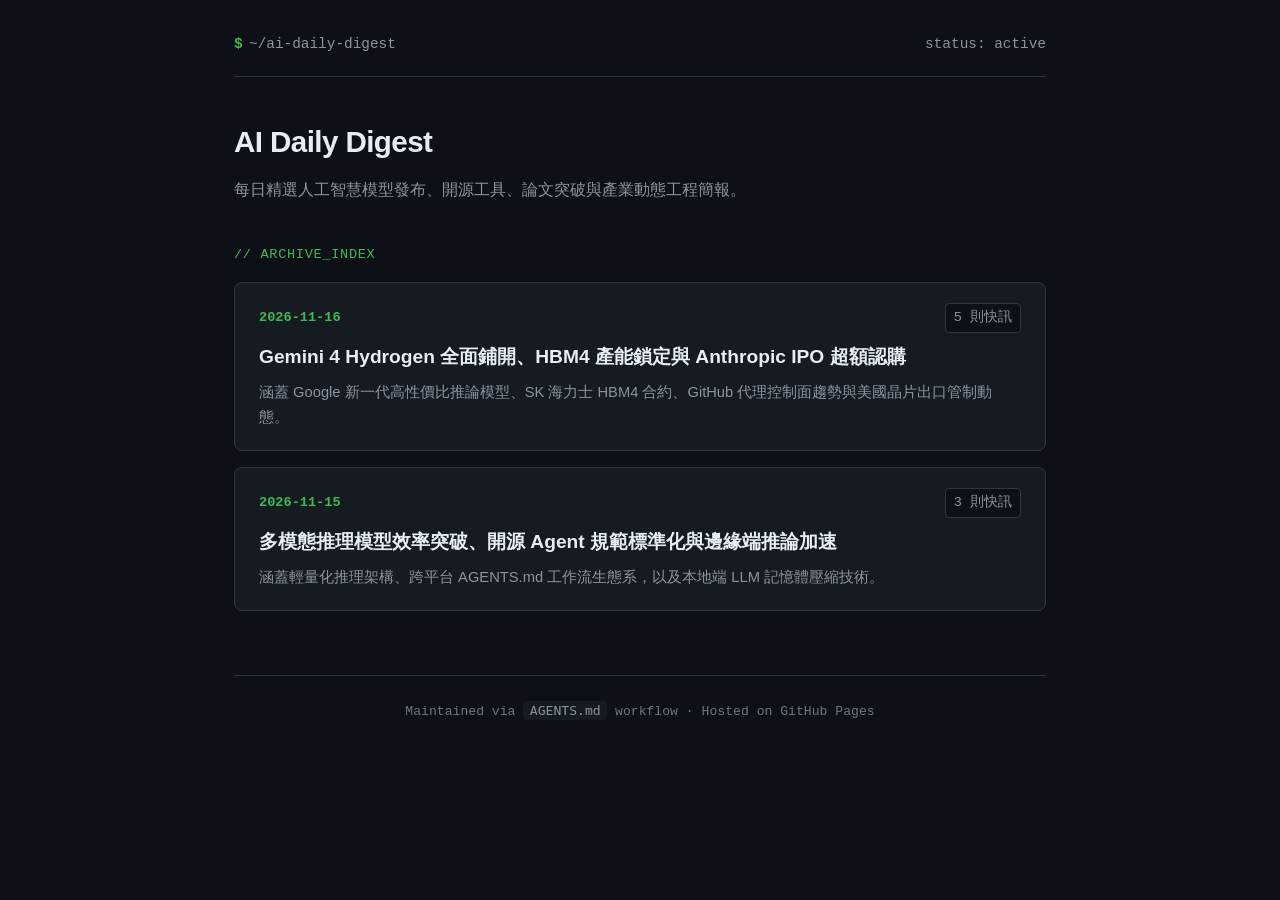
<file: index.html>
<!DOCTYPE html>
<html lang="zh-Hant">
<head>
  <meta charset="UTF-8">
  <meta name="viewport" content="width=device-width, initial-scale=1.0">
  <title>AI Daily Digest | 每日 AI 技術與產業快訊</title>
  <link rel="stylesheet" href="./assets/style.css">
</head>
<body>
  <div class="container">
    <header class="site-header">
      <div class="terminal-path">
        <span class="prompt">$</span>~/ai-daily-digest
      </div>
      <div class="terminal-path">
        <span>status: active</span>
      </div>
    </header>

    <section class="hero-section">
      <h1>AI Daily Digest</h1>
      <p class="subtitle">每日精選人工智慧模型發布、開源工具、論文突破與產業動態工程簡報。</p>
    </section>

    <main>
      <span class="section-label">// ARCHIVE_INDEX</span>
      <div class="index-list">
        <!-- POSTS_LIST_START -->
        <a href="./posts/2026-11-16.html" class="index-card">
          <div class="index-card-top">
            <span class="date-tag">2026-11-16</span>
            <span class="item-count">5 則快訊</span>
          </div>
          <h2 class="index-card-title">Gemini 4 Hydrogen 全面鋪開、HBM4 產能鎖定與 Anthropic IPO 超額認購</h2>
          <p class="index-card-desc">涵蓋 Google 新一代高性價比推論模型、SK 海力士 HBM4 合約、GitHub 代理控制面趨勢與美國晶片出口管制動態。</p>
        </a>

        <a href="./posts/2026-11-15.html" class="index-card">
          <div class="index-card-top">
            <span class="date-tag">2026-11-15</span>
            <span class="item-count">3 則快訊</span>
          </div>
          <h2 class="index-card-title">多模態推理模型效率突破、開源 Agent 規範標準化與邊緣端推論加速</h2>
          <p class="index-card-desc">涵蓋輕量化推理架構、跨平台 AGENTS.md 工作流生態系，以及本地端 LLM 記憶體壓縮技術。</p>
        </a>
        <!-- POSTS_LIST_END -->
      </div>
    </main>

    <footer class="site-footer">
      <p>Maintained via <code>AGENTS.md</code> workflow &middot; Hosted on GitHub Pages</p>
    </footer>
  </div>
</body>
</html>
</file>
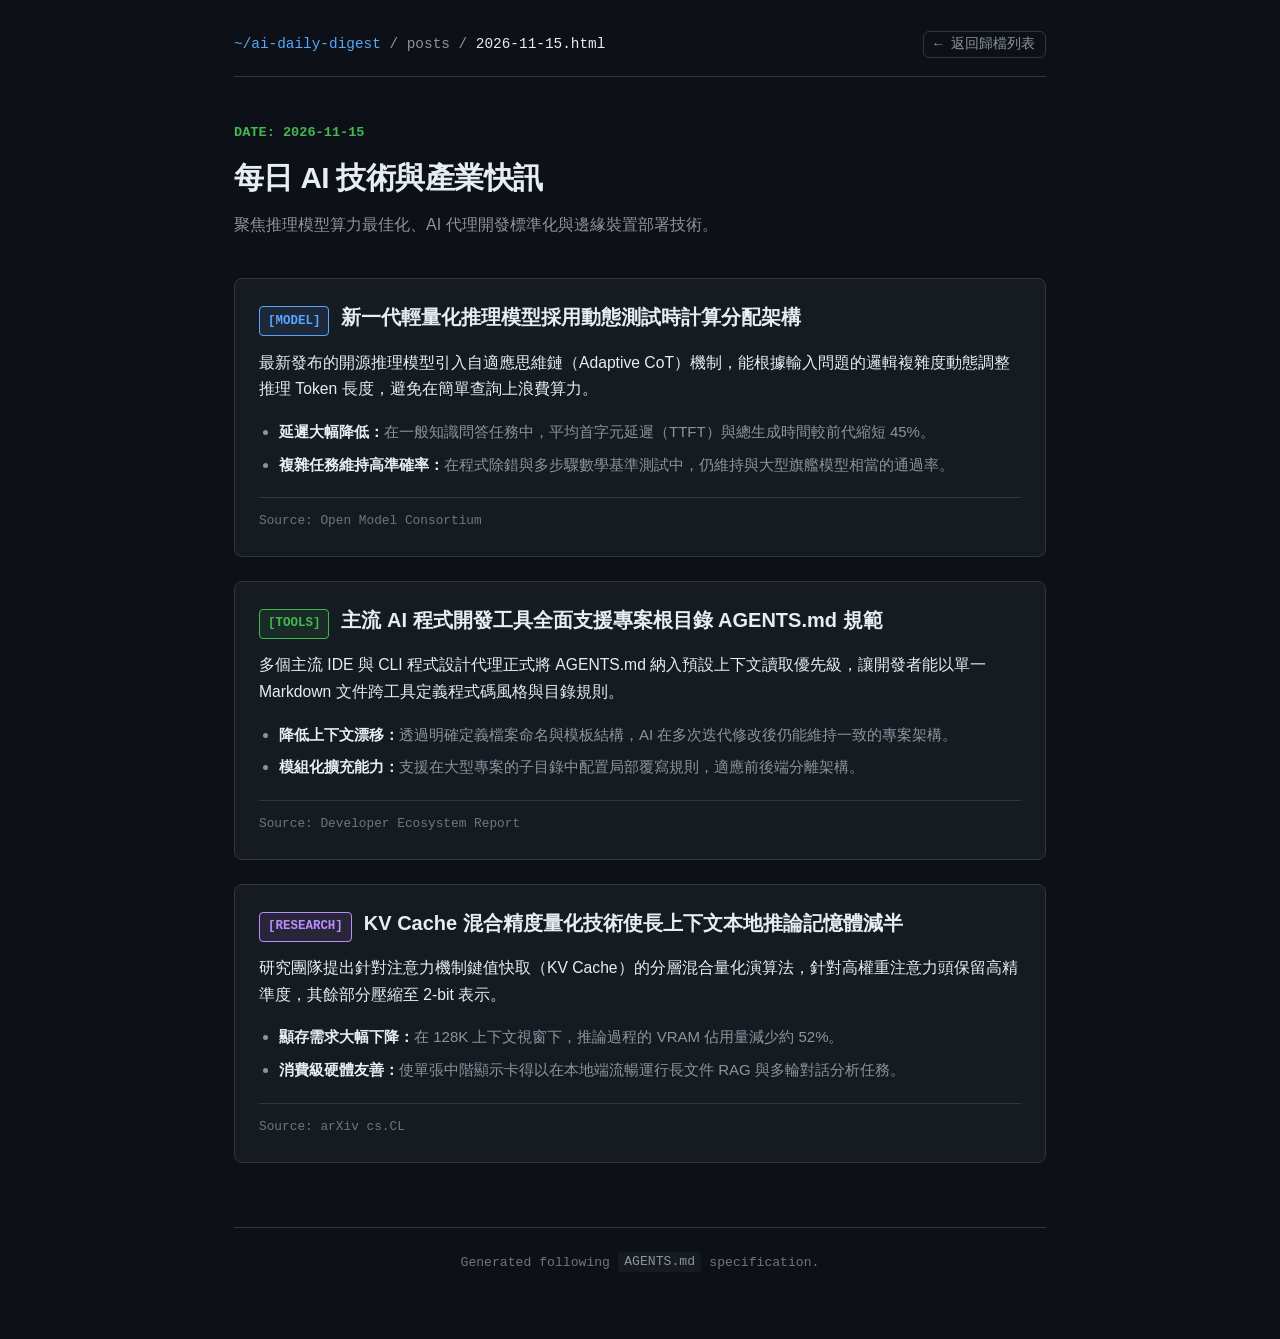
<file: posts/2026-11-15.html>
<!DOCTYPE html>
<html lang="zh-Hant">
<head>
  <meta charset="UTF-8">
  <meta name="viewport" content="width=device-width, initial-scale=1.0">
  <title>2026-11-15 | AI Daily Digest</title>
  <link rel="stylesheet" href="../assets/style.css">
</head>
<body>
  <div class="container">
    <header class="site-header">
      <div class="terminal-path">
        <a href="../index.html">~/ai-daily-digest</a> / posts / <span class="current">2026-11-15.html</span>
      </div>
      <nav>
        <a href="../index.html" class="back-link">&larr; 返回歸檔列表</a>
      </nav>
    </header>

    <main>
      <div class="post-meta-header">
        <span class="date-tag">DATE: 2026-11-15</span>
        <h1>每日 AI 技術與產業快訊</h1>
        <p class="subtitle">聚焦推理模型算力最佳化、AI 代理開發標準化與邊緣裝置部署技術。</p>
      </div>

      <section class="news-list">
        <article class="news-card">
          <div class="card-header">
            <span class="badge badge-model">[MODEL]</span>
            <h2 class="news-title">新一代輕量化推理模型採用動態測試時計算分配架構</h2>
          </div>
          <p class="news-summary">最新發布的開源推理模型引入自適應思維鏈（Adaptive CoT）機制，能根據輸入問題的邏輯複雜度動態調整推理 Token 長度，避免在簡單查詢上浪費算力。</p>
          <ul class="news-highlights">
            <li><strong>延遲大幅降低：</strong>在一般知識問答任務中，平均首字元延遲（TTFT）與總生成時間較前代縮短 45%。</li>
            <li><strong>複雜任務維持高準確率：</strong>在程式除錯與多步驟數學基準測試中，仍維持與大型旗艦模型相當的通過率。</li>
          </ul>
          <div class="news-footer">
            <span class="source-tag">Source: Open Model Consortium</span>
          </div>
        </article>

        <article class="news-card">
          <div class="card-header">
            <span class="badge badge-tools">[TOOLS]</span>
            <h2 class="news-title">主流 AI 程式開發工具全面支援專案根目錄 AGENTS.md 規範</h2>
          </div>
          <p class="news-summary">多個主流 IDE 與 CLI 程式設計代理正式將 AGENTS.md 納入預設上下文讀取優先級，讓開發者能以單一 Markdown 文件跨工具定義程式碼風格與目錄規則。</p>
          <ul class="news-highlights">
            <li><strong>降低上下文漂移：</strong>透過明確定義檔案命名與模板結構，AI 在多次迭代修改後仍能維持一致的專案架構。</li>
            <li><strong>模組化擴充能力：</strong>支援在大型專案的子目錄中配置局部覆寫規則，適應前後端分離架構。</li>
          </ul>
          <div class="news-footer">
            <span class="source-tag">Source: Developer Ecosystem Report</span>
          </div>
        </article>

        <article class="news-card">
          <div class="card-header">
            <span class="badge badge-research">[RESEARCH]</span>
            <h2 class="news-title">KV Cache 混合精度量化技術使長上下文本地推論記憶體減半</h2>
          </div>
          <p class="news-summary">研究團隊提出針對注意力機制鍵值快取（KV Cache）的分層混合量化演算法，針對高權重注意力頭保留高精準度，其餘部分壓縮至 2-bit 表示。</p>
          <ul class="news-highlights">
            <li><strong>顯存需求大幅下降：</strong>在 128K 上下文視窗下，推論過程的 VRAM 佔用量減少約 52%。</li>
            <li><strong>消費級硬體友善：</strong>使單張中階顯示卡得以在本地端流暢運行長文件 RAG 與多輪對話分析任務。</li>
          </ul>
          <div class="news-footer">
            <span class="source-tag">Source: arXiv cs.CL</span>
          </div>
        </article>
      </section>
    </main>

    <footer class="site-footer">
      <p>Generated following <code>AGENTS.md</code> specification.</p>
    </footer>
  </div>
</body>
</html>
</file>
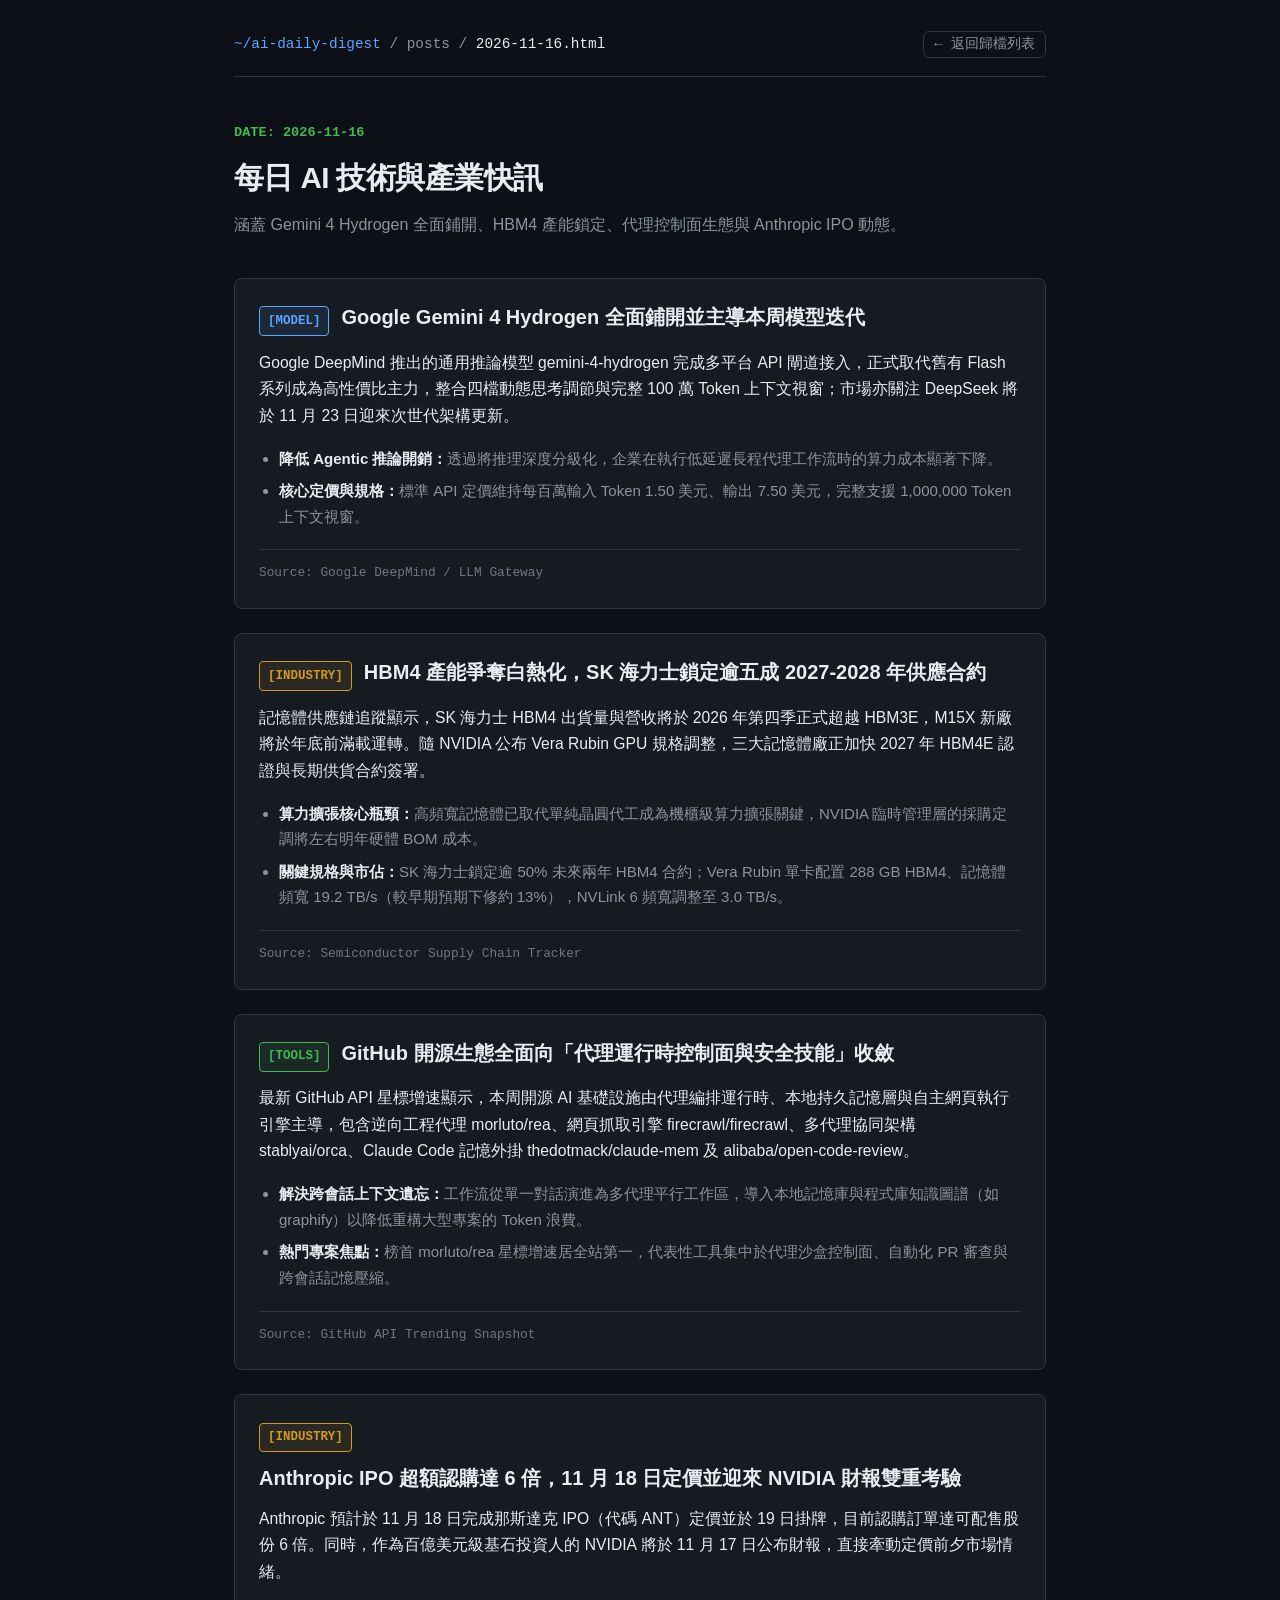
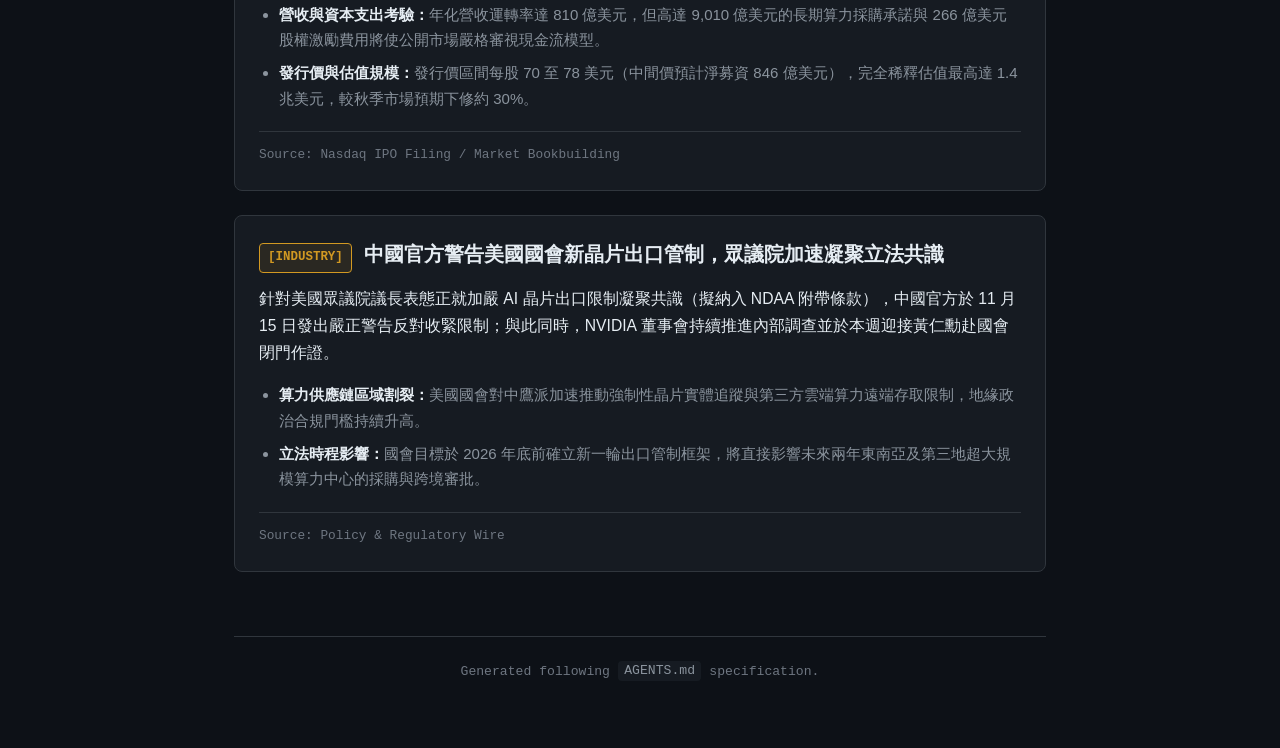
<file: posts/2026-11-16.html>
<!DOCTYPE html>
<html lang="zh-Hant">
<head>
  <meta charset="UTF-8">
  <meta name="viewport" content="width=device-width, initial-scale=1.0">
  <title>2026-11-16 | AI Daily Digest</title>
  <link rel="stylesheet" href="../assets/style.css">
</head>
<body>
  <div class="container">
    <header class="site-header">
      <div class="terminal-path">
        <a href="../index.html">~/ai-daily-digest</a> / posts / <span class="current">2026-11-16.html</span>
      </div>
      <nav>
        <a href="../index.html" class="back-link">&larr; 返回歸檔列表</a>
      </nav>
    </header>

    <main>
      <div class="post-meta-header">
        <span class="date-tag">DATE: 2026-11-16</span>
        <h1>每日 AI 技術與產業快訊</h1>
        <p class="subtitle">涵蓋 Gemini 4 Hydrogen 全面鋪開、HBM4 產能鎖定、代理控制面生態與 Anthropic IPO 動態。</p>
      </div>

      <section class="news-list">
        <article class="news-card">
          <div class="card-header">
            <span class="badge badge-model">[MODEL]</span>
            <h2 class="news-title">Google Gemini 4 Hydrogen 全面鋪開並主導本周模型迭代</h2>
          </div>
          <p class="news-summary">Google DeepMind 推出的通用推論模型 gemini-4-hydrogen 完成多平台 API 閘道接入，正式取代舊有 Flash 系列成為高性價比主力，整合四檔動態思考調節與完整 100 萬 Token 上下文視窗；市場亦關注 DeepSeek 將於 11 月 23 日迎來次世代架構更新。</p>
          <ul class="news-highlights">
            <li><strong>降低 Agentic 推論開銷：</strong>透過將推理深度分級化，企業在執行低延遲長程代理工作流時的算力成本顯著下降。</li>
            <li><strong>核心定價與規格：</strong>標準 API 定價維持每百萬輸入 Token 1.50 美元、輸出 7.50 美元，完整支援 1,000,000 Token 上下文視窗。</li>
          </ul>
          <div class="news-footer">
            <span class="source-tag">Source: Google DeepMind / LLM Gateway</span>
          </div>
        </article>

        <article class="news-card">
          <div class="card-header">
            <span class="badge badge-industry">[INDUSTRY]</span>
            <h2 class="news-title">HBM4 產能爭奪白熱化，SK 海力士鎖定逾五成 2027-2028 年供應合約</h2>
          </div>
          <p class="news-summary">記憶體供應鏈追蹤顯示，SK 海力士 HBM4 出貨量與營收將於 2026 年第四季正式超越 HBM3E，M15X 新廠將於年底前滿載運轉。隨 NVIDIA 公布 Vera Rubin GPU 規格調整，三大記憶體廠正加快 2027 年 HBM4E 認證與長期供貨合約簽署。</p>
          <ul class="news-highlights">
            <li><strong>算力擴張核心瓶頸：</strong>高頻寬記憶體已取代單純晶圓代工成為機櫃級算力擴張關鍵，NVIDIA 臨時管理層的採購定調將左右明年硬體 BOM 成本。</li>
            <li><strong>關鍵規格與市佔：</strong>SK 海力士鎖定逾 50% 未來兩年 HBM4 合約；Vera Rubin 單卡配置 288 GB HBM4、記憶體頻寬 19.2 TB/s（較早期預期下修約 13%），NVLink 6 頻寬調整至 3.0 TB/s。</li>
          </ul>
          <div class="news-footer">
            <span class="source-tag">Source: Semiconductor Supply Chain Tracker</span>
          </div>
        </article>

        <article class="news-card">
          <div class="card-header">
            <span class="badge badge-tools">[TOOLS]</span>
            <h2 class="news-title">GitHub 開源生態全面向「代理運行時控制面與安全技能」收斂</h2>
          </div>
          <p class="news-summary">最新 GitHub API 星標增速顯示，本周開源 AI 基礎設施由代理編排運行時、本地持久記憶層與自主網頁執行引擎主導，包含逆向工程代理 morluto/rea、網頁抓取引擎 firecrawl/firecrawl、多代理協同架構 stablyai/orca、Claude Code 記憶外掛 thedotmack/claude-mem 及 alibaba/open-code-review。</p>
          <ul class="news-highlights">
            <li><strong>解決跨會話上下文遺忘：</strong>工作流從單一對話演進為多代理平行工作區，導入本地記憶庫與程式庫知識圖譜（如 graphify）以降低重構大型專案的 Token 浪費。</li>
            <li><strong>熱門專案焦點：</strong>榜首 morluto/rea 星標增速居全站第一，代表性工具集中於代理沙盒控制面、自動化 PR 審查與跨會話記憶壓縮。</li>
          </ul>
          <div class="news-footer">
            <span class="source-tag">Source: GitHub API Trending Snapshot</span>
          </div>
        </article>

        <article class="news-card">
          <div class="card-header">
            <span class="badge badge-industry">[INDUSTRY]</span>
            <h2 class="news-title">Anthropic IPO 超額認購達 6 倍，11 月 18 日定價並迎來 NVIDIA 財報雙重考驗</h2>
          </div>
          <p class="news-summary">Anthropic 預計於 11 月 18 日完成那斯達克 IPO（代碼 ANT）定價並於 19 日掛牌，目前認購訂單達可配售股份 6 倍。同時，作為百億美元級基石投資人的 NVIDIA 將於 11 月 17 日公布財報，直接牽動定價前夕市場情緒。</p>
          <ul class="news-highlights">
            <li><strong>營收與資本支出考驗：</strong>年化營收運轉率達 810 億美元，但高達 9,010 億美元的長期算力採購承諾與 266 億美元股權激勵費用將使公開市場嚴格審視現金流模型。</li>
            <li><strong>發行價與估值規模：</strong>發行價區間每股 70 至 78 美元（中間價預計淨募資 846 億美元），完全稀釋估值最高達 1.4 兆美元，較秋季市場預期下修約 30%。</li>
          </ul>
          <div class="news-footer">
            <span class="source-tag">Source: Nasdaq IPO Filing / Market Bookbuilding</span>
          </div>
        </article>

        <article class="news-card">
          <div class="card-header">
            <span class="badge badge-industry">[INDUSTRY]</span>
            <h2 class="news-title">中國官方警告美國國會新晶片出口管制，眾議院加速凝聚立法共識</h2>
          </div>
          <p class="news-summary">針對美國眾議院議長表態正就加嚴 AI 晶片出口限制凝聚共識（擬納入 NDAA 附帶條款），中國官方於 11 月 15 日發出嚴正警告反對收緊限制；與此同時，NVIDIA 董事會持續推進內部調查並於本週迎接黃仁勳赴國會閉門作證。</p>
          <ul class="news-highlights">
            <li><strong>算力供應鏈區域割裂：</strong>美國國會對中鷹派加速推動強制性晶片實體追蹤與第三方雲端算力遠端存取限制，地緣政治合規門檻持續升高。</li>
            <li><strong>立法時程影響：</strong>國會目標於 2026 年底前確立新一輪出口管制框架，將直接影響未來兩年東南亞及第三地超大規模算力中心的採購與跨境審批。</li>
          </ul>
          <div class="news-footer">
            <span class="source-tag">Source: Policy &amp; Regulatory Wire</span>
          </div>
        </article>
      </section>
    </main>

    <footer class="site-footer">
      <p>Generated following <code>AGENTS.md</code> specification.</p>
    </footer>
  </div>
</body>
</html>
</file>
<file: assets/style.css>
/* ==========================================================================
   AI Daily Digest - Dark Engineer Theme
   ========================================================================== */

:root {
  --bg-primary: #0d1117;
  --bg-secondary: #161b22;
  --bg-hover: #1c2128;
  --border-color: #30363d;
  --border-highlight: #58a6ff;

  --text-primary: #e6edf3;
  --text-secondary: #8b949e;
  --text-muted: #6e7681;

  --accent-green: #3fb950;
  --accent-blue: #58a6ff;
  --accent-purple: #bc8cff;
  --accent-orange: #d29922;

  --font-sans: -apple-system, BlinkMacSystemFont, "Segoe UI", "Noto Sans TC", Helvetica, Arial, sans-serif;
  --font-mono: ui-monospace, SFMono-Regular, "SF Mono", Menlo, Consolas, "Liberation Mono", monospace;
}

* {
  box-sizing: border-box;
  margin: 0;
  padding: 0;
}

body {
  background-color: var(--bg-primary);
  color: var(--text-primary);
  font-family: var(--font-sans);
  line-height: 1.7;
  font-size: 16px;
  -webkit-font-smoothing: antialiased;
}

.container {
  max-width: 860px;
  margin: 0 auto;
  padding: 2rem 1.5rem 4rem;
}

/* Header & Terminal Navigation */
.site-header {
  display: flex;
  justify-content: space-between;
  align-items: center;
  flex-wrap: wrap;
  gap: 1rem;
  padding-bottom: 1.25rem;
  margin-bottom: 2.5rem;
  border-bottom: 1px solid var(--border-color);
  font-family: var(--font-mono);
  font-size: 0.9rem;
}

.terminal-path {
  color: var(--text-secondary);
}

.terminal-path .prompt {
  color: var(--accent-green);
  font-weight: 700;
  margin-right: 0.4rem;
}

.terminal-path a {
  color: var(--accent-blue);
  text-decoration: none;
}

.terminal-path a:hover {
  text-decoration: underline;
}

.terminal-path .current {
  color: var(--text-primary);
}

.back-link {
  color: var(--text-secondary);
  text-decoration: none;
  padding: 0.3rem 0.65rem;
  border: 1px solid var(--border-color);
  border-radius: 6px;
  font-size: 0.85rem;
  transition: all 0.15s ease;
}

.back-link:hover {
  color: var(--text-primary);
  border-color: var(--accent-blue);
  background-color: var(--bg-secondary);
}

/* Hero & Page Headers */
.hero-section,
.post-meta-header {
  margin-bottom: 2.5rem;
}

.hero-section h1,
.post-meta-header h1 {
  font-size: 1.85rem;
  font-weight: 700;
  letter-spacing: -0.02em;
  margin: 0.5rem 0;
  color: var(--text-primary);
}

.subtitle {
  color: var(--text-secondary);
  font-size: 1rem;
}

.section-label {
  font-family: var(--font-mono);
  font-size: 0.85rem;
  color: var(--accent-green);
  text-transform: uppercase;
  letter-spacing: 0.05em;
  margin-bottom: 1rem;
  display: block;
}

/* Index Page Cards */
.index-list {
  display: flex;
  flex-direction: column;
  gap: 1rem;
}

.index-card {
  display: block;
  background-color: var(--bg-secondary);
  border: 1px solid var(--border-color);
  border-radius: 8px;
  padding: 1.25rem 1.5rem;
  text-decoration: none;
  color: inherit;
  transition: border-color 0.15s ease, background-color 0.15s ease, transform 0.15s ease;
}

.index-card:hover {
  border-color: var(--border-highlight);
  background-color: var(--bg-hover);
  transform: translateY(-2px);
}

.index-card-top {
  display: flex;
  justify-content: space-between;
  align-items: center;
  margin-bottom: 0.5rem;
  font-family: var(--font-mono);
  font-size: 0.85rem;
}

.date-tag {
  color: var(--accent-green);
  font-family: var(--font-mono);
  font-size: 0.85rem;
  font-weight: 600;
}

.item-count {
  color: var(--text-secondary);
  background-color: var(--bg-primary);
  padding: 0.15rem 0.5rem;
  border-radius: 4px;
  border: 1px solid var(--border-color);
}

.index-card-title {
  font-size: 1.2rem;
  font-weight: 600;
  color: var(--text-primary);
  margin-bottom: 0.4rem;
}

.index-card-desc {
  font-size: 0.92rem;
  color: var(--text-secondary);
}

/* Daily Post News Cards */
.news-list {
  display: flex;
  flex-direction: column;
  gap: 1.5rem;
}

.news-card {
  background-color: var(--bg-secondary);
  border: 1px solid var(--border-color);
  border-radius: 8px;
  padding: 1.5rem;
}

.card-header {
  display: flex;
  align-items: flex-start;
  gap: 0.75rem;
  margin-bottom: 0.85rem;
  flex-wrap: wrap;
}

.badge {
  font-family: var(--font-mono);
  font-size: 0.78rem;
  font-weight: 700;
  padding: 0.2rem 0.5rem;
  border-radius: 4px;
  border: 1px solid currentColor;
  flex-shrink: 0;
  margin-top: 0.2rem;
}

.badge-model {
  color: var(--accent-blue);
  background-color: rgba(88, 166, 255, 0.1);
}

.badge-tools {
  color: var(--accent-green);
  background-color: rgba(63, 185, 80, 0.1);
}

.badge-research {
  color: var(--accent-purple);
  background-color: rgba(188, 140, 255, 0.1);
}

.badge-industry {
  color: var(--accent-orange);
  background-color: rgba(210, 153, 34, 0.1);
}

.news-title {
  font-size: 1.25rem;
  font-weight: 600;
  line-height: 1.4;
  color: var(--text-primary);
}

.news-summary {
  color: var(--text-primary);
  margin-bottom: 1rem;
  font-size: 0.98rem;
}

.news-highlights {
  margin-left: 1.25rem;
  margin-bottom: 1.25rem;
  color: var(--text-secondary);
  font-size: 0.94rem;
}

.news-highlights li {
  margin-bottom: 0.45rem;
}

.news-highlights strong {
  color: var(--text-primary);
}

.news-footer {
  padding-top: 0.75rem;
  border-top: 1px solid var(--border-color);
  font-family: var(--font-mono);
  font-size: 0.8rem;
  color: var(--text-muted);
}

/* Footer */
.site-footer {
  margin-top: 4rem;
  padding-top: 1.5rem;
  border-top: 1px solid var(--border-color);
  text-align: center;
  font-family: var(--font-mono);
  font-size: 0.82rem;
  color: var(--text-muted);
}

.site-footer code {
  color: var(--text-secondary);
  background-color: var(--bg-secondary);
  padding: 0.15rem 0.4rem;
  border-radius: 4px;
}

@media (max-width: 600px) {
  .container {
    padding: 1.25rem 1rem 3rem;
  }
  .hero-section h1,
  .post-meta-header h1 {
    font-size: 1.5rem;
  }
  .news-card {
    padding: 1.15rem;
  }
}
</file>
